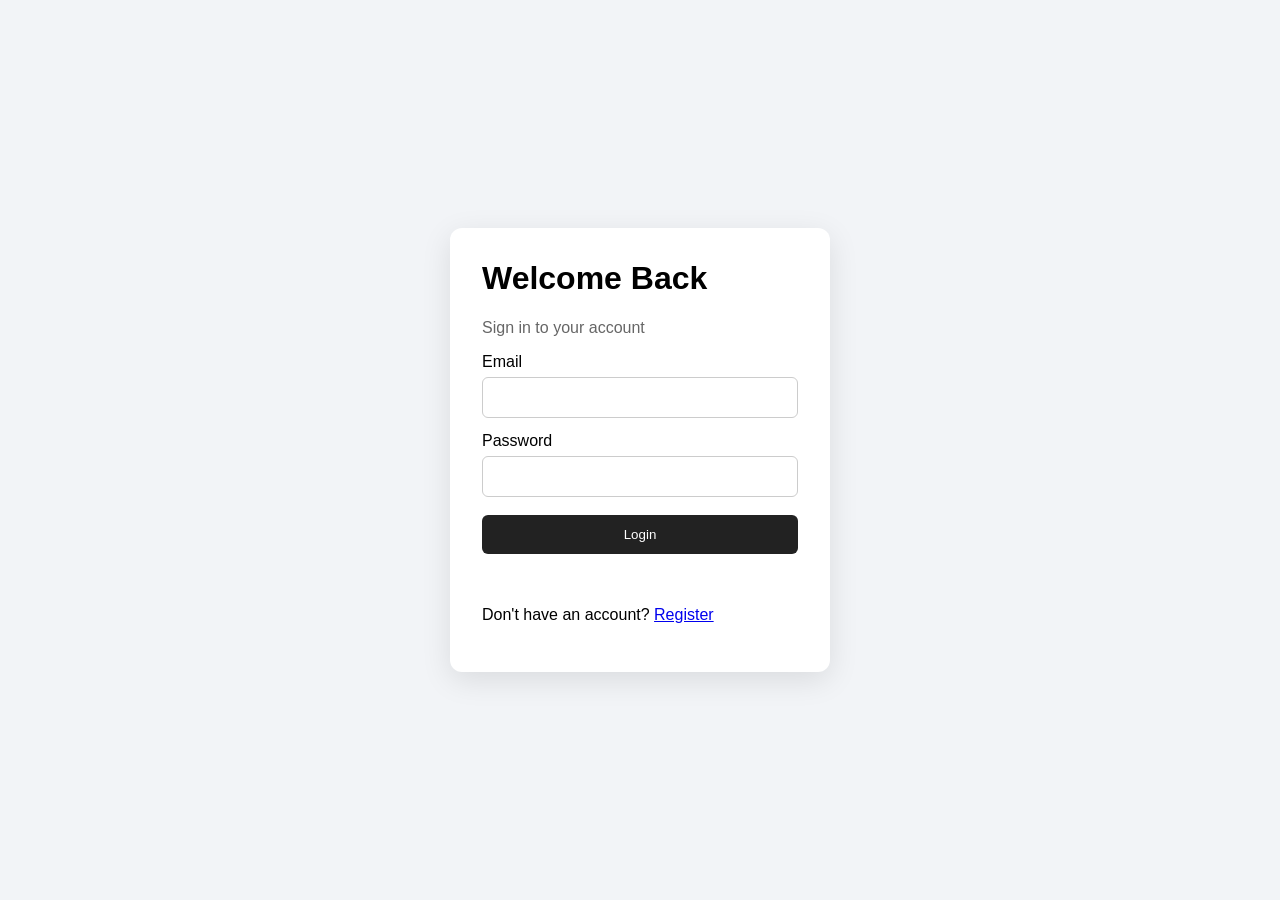
<file: index.html>
<!DOCTYPE html>
<html lang="en">

<head>
    <meta charset="UTF-8">

    <meta
        name="viewport"
        content="width=device-width, initial-scale=1.0"
    >

    <title>Login</title>

    <link
        rel="stylesheet"
        href="style.css"
    >
</head>

<body>

    <main class="card">

        <!-- LOGIN -->

        <div id="loginSection">

            <h1>Welcome Back</h1>

            <p class="subtitle">
                Sign in to your account
            </p>

            <form id="loginForm">

                <label for="email">
                    Email
                </label>

                <input
                    type="email"
                    id="email"
                    required
                >

                <label for="password">
                    Password
                </label>

                <input
                    type="password"
                    id="password"
                    required
                >

                <button type="submit">
                    Login
                </button>

                <p id="message"></p>

            </form>

            <p>
                Don't have an account?
                <a href="#" id="showRegister">
                    Register
                </a>
            </p>

        </div>


        <!-- REGISTER -->

        <div
            id="registerSection"
            class="hidden"
        >

            <h1>Create Account</h1>

            <p class="subtitle">
                Create your account
            </p>

            <form id="registerForm">

                <label for="name">
                    Name
                </label>

                <input
                    type="text"
                    id="name"
                    required
                >

                <label for="regEmail">
                    Email
                </label>

                <input
                    type="email"
                    id="regEmail"
                    required
                >

                <label for="regPassword">
                    Password
                </label>

                <input
                    type="password"
                    id="regPassword"
                    required
                >

                <button type="submit">
                    Register
                </button>

                <p id="registerMessage"></p>

            </form>

            <p>
                Already have an account?
                <a href="#" id="showLogin">
                    Login
                </a>
            </p>

        </div>

    </main>


    <script src="app.js"></script>

</body>

</html>
</file>
<file: style.css>
* {
    box-sizing: border-box;
    font-family: Arial, sans-serif;
}

body {
    margin: 0;

    min-height: 100vh;

    display: flex;

    justify-content: center;

    align-items: center;

    background: #f2f4f7;
}

.card {
    width: 380px;

    max-width: 90%;

    padding: 32px;

    background: white;

    border-radius: 12px;

    box-shadow:
        0 8px 30px rgba(0, 0, 0, 0.10);
}

h1 {
    margin-top: 0;
}

.subtitle {
    color: #666;
}

label {
    display: block;

    margin: 14px 0 6px;
}

input {
    width: 100%;

    padding: 12px;

    border: 1px solid #ccc;

    border-radius: 6px;
}

button {
    width: 100%;

    margin-top: 18px;

    padding: 12px;

    border: 0;

    border-radius: 6px;

    background: #222;

    color: white;

    cursor: pointer;
}

button:hover {
    opacity: 0.9;
}

.hidden {
    display: none;
}

#message,
#registerMessage {
    min-height: 20px;
}
</file>
